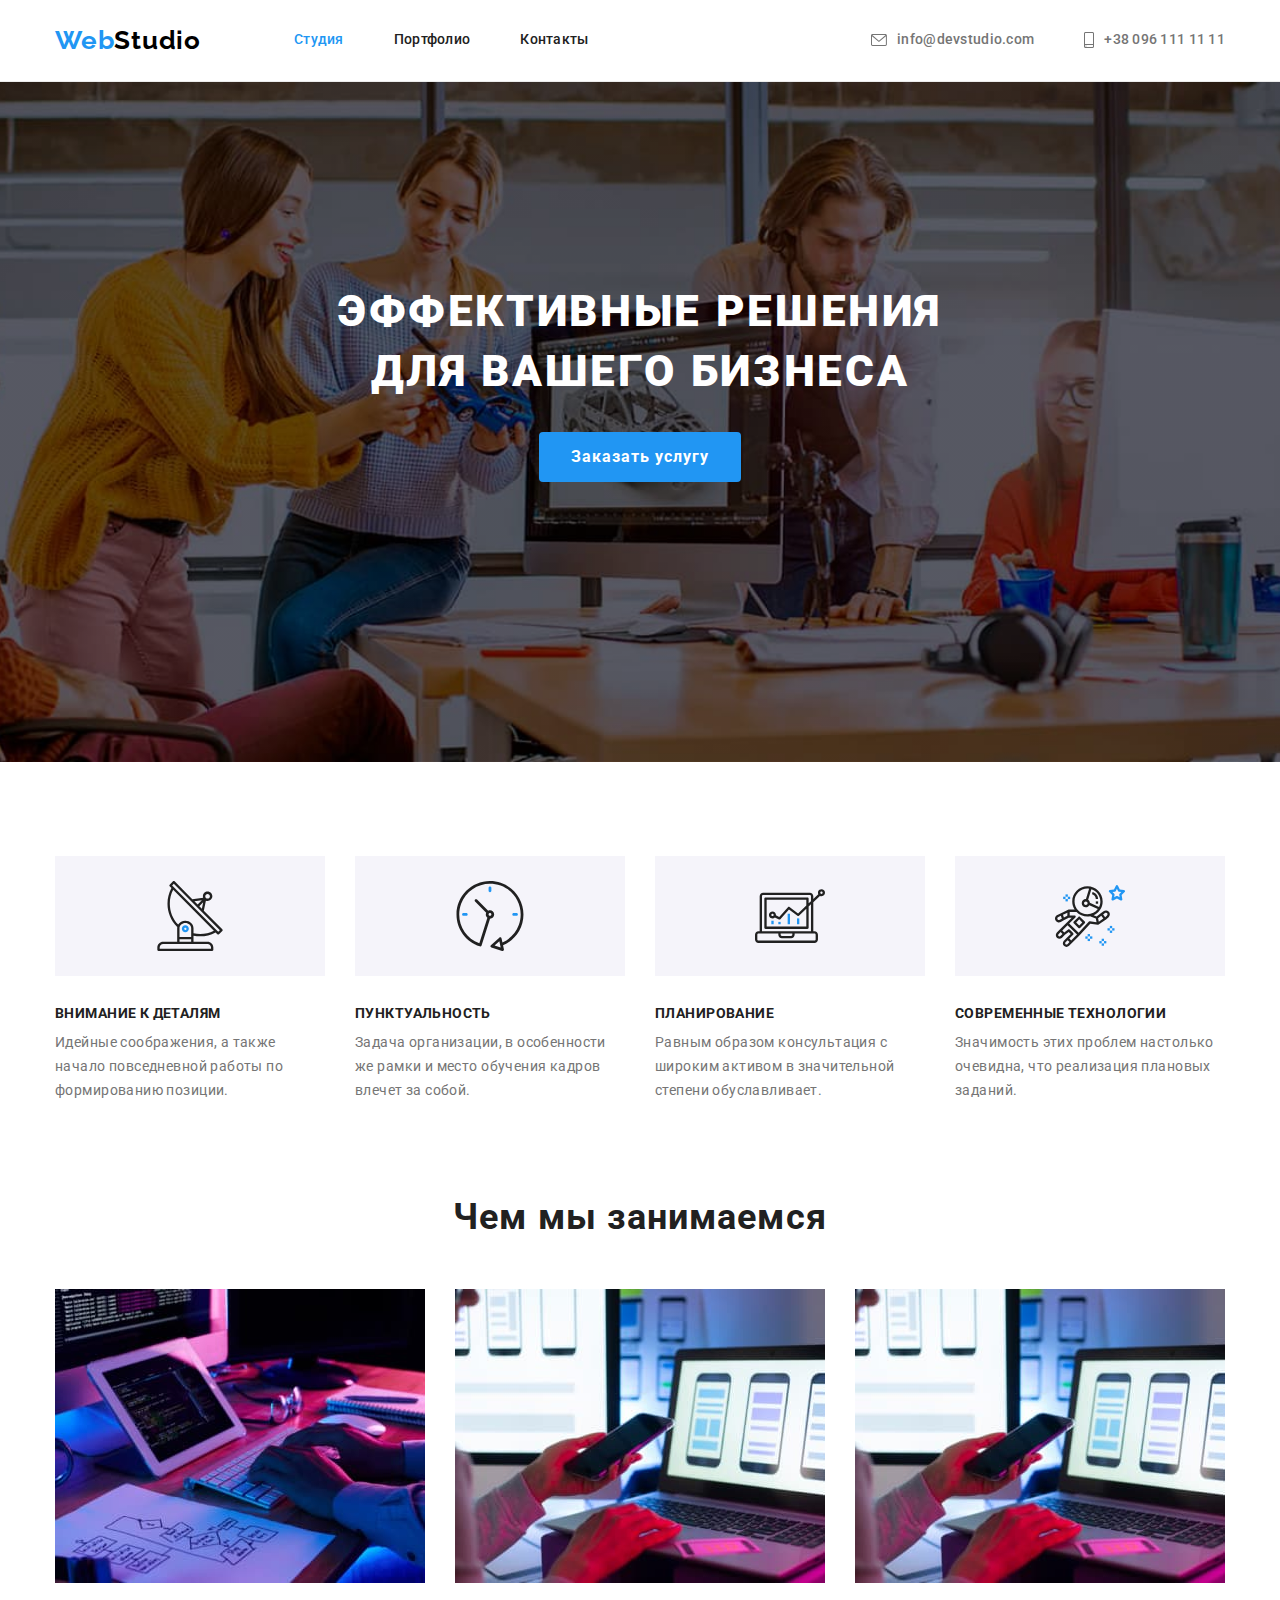
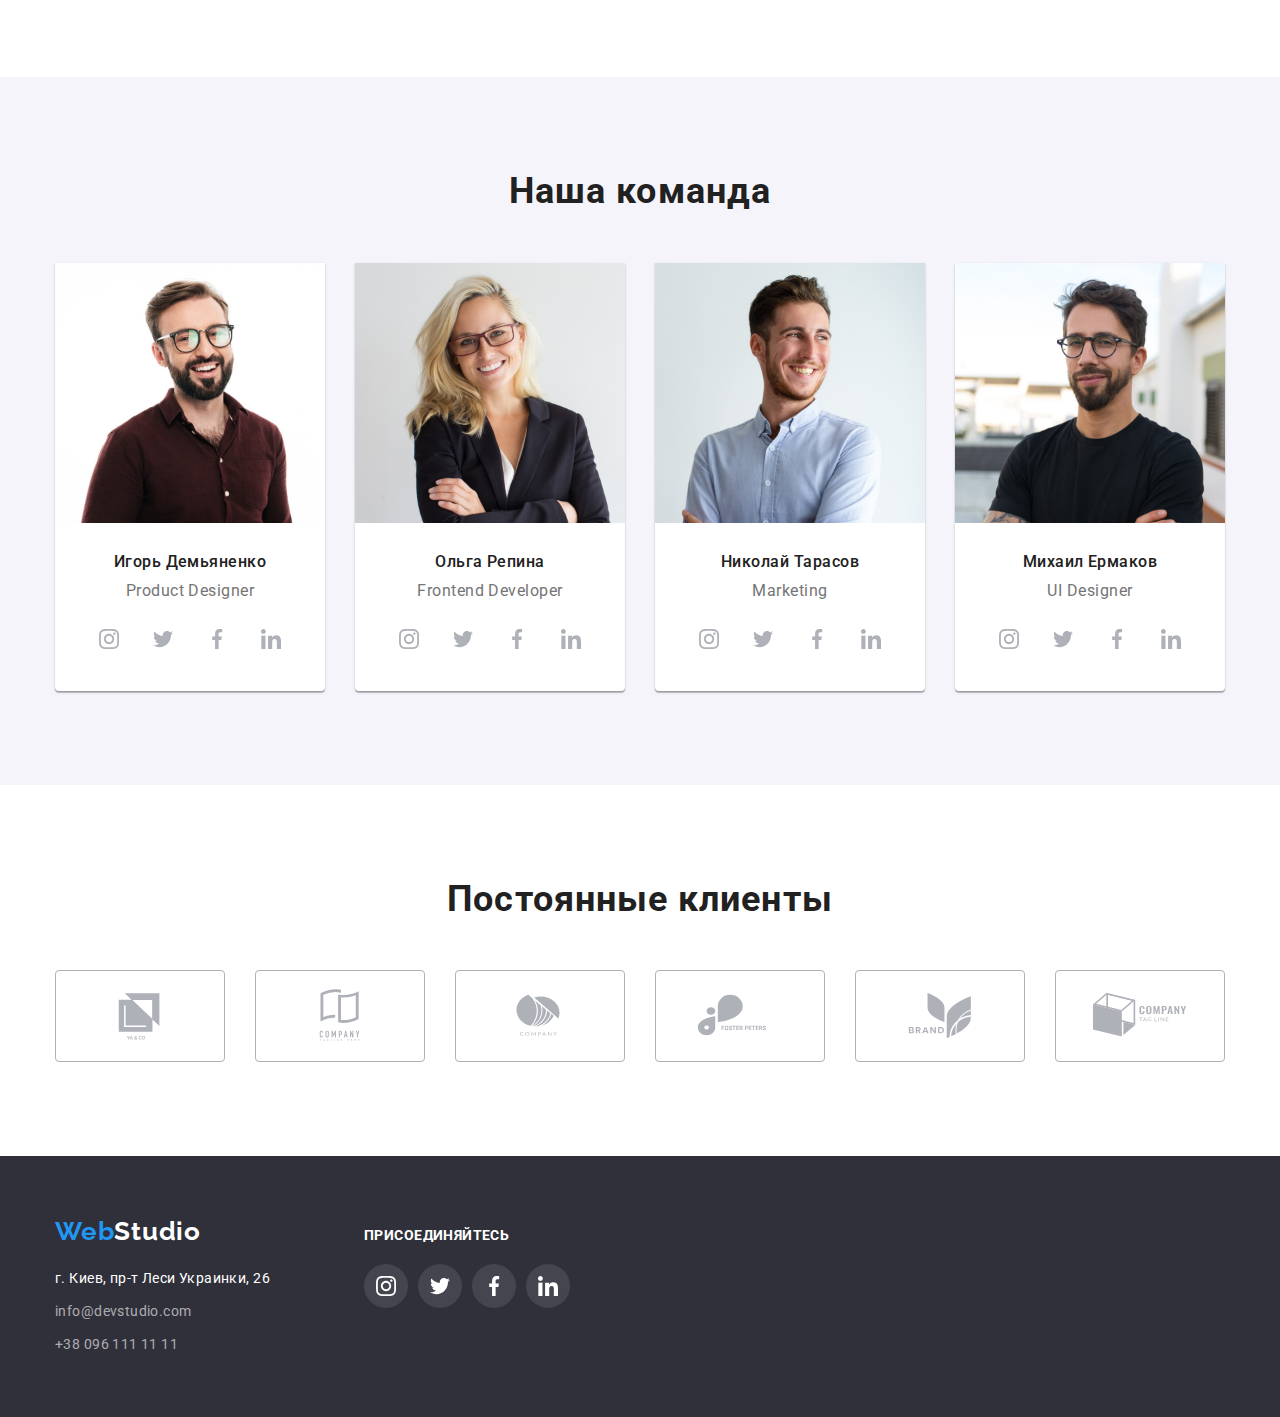
<file: index.html>
<!DOCTYPE html>
<html lang="ru">

<head>
    <meta charset="UTF-8">
    <meta http-equiv="X-UA-Compatible" content="IE=edge">
    <meta name="viewport" content="width=device-width, initial-scale=1.0">
    <link rel="preconnect" href="https://fonts.googleapis.com">
    <link rel="preconnect" href="https://fonts.gstatic.com" crossorigin>
    <link rel="stylesheet" href="./css/modern-normalize.css">
    <link
        href="https://fonts.googleapis.com/css2?family=Raleway:wght@700&family=Roboto:wght@400;500;700;900&display=swap"
        rel="stylesheet">
    <link rel="stylesheet" href="./css/styles.css" />
    <title>Студия</title>
</head>

<body>
    <!--Сосздаем шапку-->
    <header class="header">
        <div class="container header-container">
            <nav class="navigation">
                <a class="logo logo-nav" lang="en" href="./index.html"><span class="logo-color">Web</span>Studio </a>
                <ul class="menu-nav list">
                    <li class="header-nav-item"> <a class="link-menu-nav link active" href="./index.html">Студия</a>
                    </li>
                    <li class="header-nav-item"> <a class="link-menu-nav link" href="./portfolio.html">Портфолио</a>
                    </li>
                    <li class="header-nav-item"> <a class="link-menu-nav link" href="#contact">Контакты</a></li>
                </ul>
            </nav>
            <ul class="mail-tel-header list">
                <li class="header-item">
                    <svg class="icon-header" width="16" height="12">
                        <use href="./images/icons.svg#icon-envelope"></use>
                    </svg>
                    <a class="link-mth link" href="mailto:info@devstudio.com">info@devstudio.com</a>
                </li>
                <li class="header-item">
                    <svg class="icon-header" width="10" height="16">
                        <use href="./images/icons.svg#icon-smartphone"></use>
                    </svg>
                    <a class="link-mth link" href="tel:+380961111111">+38 096 111 11 11</a>
                </li>
            </ul>
        </div>
    </header>

    <!--Основная часть-->
    <main>
        <!--Герой-->
        <section class="hero">
            <div class="container">
                <h1 class="title-hero">Эффективные решения <br> для вашего бизнеса</h1>
                <button class="button-hero" type="button">Заказать услугу</button>
            </div>
        </section>

        <section class="section">
            <div class="container">
                <h2 hidden>О нас</h2>
                <ul class="about-list list">
                    <li class="about-item">
                        <div class="about-uns-icon">
                            <svg width="70" height="70">
                                <use href="./images/icons.svg#icon-antenna"></use>
                            </svg>
                        </div>
                        <h3 class="title-about-uns">Внимание к деталям</h3>
                        <p class="text-about-uns">Идейные соображения, а также начало повседневной работы по
                            формированию позиции.</p>
                    </li>
                    <li class="about-item">
                        <div class="about-uns-icon">
                            <svg width="70" height="70">
                                <use href="./images/icons.svg#icon-clock"></use>
                            </svg>
                        </div>
                        <h3 class="title-about-uns">Пунктуальность</h3>
                        <p class="text-about-uns">Задача организации, в особенности же рамки и место обучения кадров
                            влечет за собой.</p>
                    </li>
                    <li class="about-item">
                        <div class="about-uns-icon">
                            <svg width="70" height="70">
                                <use href="./images/icons.svg#icon-diagram"></use>
                            </svg>
                        </div>
                        <h3 class="title-about-uns">Планирование</h3>
                        <p class="text-about-uns">Равным образом консультация с широким активом в значительной степени
                            обуславливает.</p>
                    </li>
                    <li class="about-item">
                        <div class="about-uns-icon">
                            <svg width="70" height="70">
                                <use href="./images/icons.svg#icon-astronaut"></use>
                            </svg>
                        </div>
                        <h3 class="title-about-uns">Современные технологии</h3>
                        <p class="text-about-uns">Значимость этих проблем настолько очевидна, что реализация плановых
                            заданий.</p>
                    </li>
                </ul>
            </div>
        </section>

        <section class="services">
            <div class="container">
                <h2 class="title">Чем мы занимаемся</h2>
                <ul class="services-list list">
                    <li class="services-item"><img src="./images/box1.jpg" alt="написание кода" width="370"></li>
                    <li class="services-item"><img src="./images/box2.jpg" alt="адаптивная верстка" width="370"></li>
                    <li class="services-item"><img src="./images/box2.jpg" alt="вб дизайн" width="370"></li>
                </ul>
            </div>
        </section>

        <section class="section our-team">
            <div class="container">
                <h2 class="title">Наша команда</h2>
                <ul class="team-list list">
                    <li class="team-item">
                        <img src="./images/img1.jpg" alt="Игорь дизайнер" width="270">
                        <div class="thumb">
                            <h3 class="specialist-name">Игорь Демьяненко</h3>
                            <p class="specialist">Product Designer</p>
                            <ul class="icons-list-team list">
                                <li class="icons-item">
                                    <a href="#" class="icons-link">
                                        <svg class="icon-team-social" width="20" height="20">
                                            <use href="./images/icons.svg#icon-instagram"></use>
                                        </svg>
                                    </a>
                                </li>
                                <li class="icons-item">
                                    <a href="#" class="icons-link">
                                        <svg class="icon-team-social" width="20" height="20">
                                            <use href="./images/icons.svg#icon-twitter"></use>
                                        </svg>
                                    </a>
                                </li>
                                <li class="icons-item">
                                    <a href="#" class="icons-link">
                                        <svg class="icon-team-social" width="20" height="20">
                                            <use href="./images/icons.svg#icon-facebook"></use>
                                        </svg>
                                    </a>
                                </li>
                                <li class="icons-item">
                                    <a href="#" class="icons-link">
                                        <svg class="icon-team-social" width="20" height="20">
                                            <use href="./images/icons.svg#icon-linkedin"></use>
                                        </svg>
                                    </a>
                                </li>
                            </ul>
                        </div>
                    </li>
                    <li class="team-item">
                        <img src="./images/img2.jpg" alt="Ольга верстальщик" width="270">
                        <div class="thumb">
                            <h3 class="specialist-name">Ольга Репина</h3>
                            <p class="specialist">Frontend Developer</p>
                            <ul class="icons-list-team list">
                                <li class="icons-item">
                                    <a href="#" class="icons-link">
                                        <svg class="icon-team-social" width="20" height="20">
                                            <use href="./images/icons.svg#icon-instagram"></use>
                                        </svg>
                                    </a>
                                </li>
                                <li class="icons-item">
                                    <a href="#" class="icons-link">
                                        <svg class="icon-team-social" width="20" height="20">
                                            <use href="./images/icons.svg#icon-twitter"></use>
                                        </svg>
                                    </a>
                                </li>
                                <li class="icons-item">
                                    <a href="#" class="icons-link">
                                        <svg class="icon-team-social" width="20" height="20">
                                            <use href="./images/icons.svg#icon-facebook"></use>
                                        </svg>
                                    </a>
                                </li>
                                <li class="icons-item">
                                    <a href="#" class="icons-link">
                                        <svg class="icon-team-social" width="20" height="20">
                                            <use href="./images/icons.svg#icon-linkedin"></use>
                                        </svg>
                                    </a>
                                </li>
                            </ul>
                        </div>
                    </li>
                    <li class="team-item">
                        <img src="./images/img3.jpg" alt="Николай маркетинг" width="270">
                        <div class="thumb">
                            <h3 class="specialist-name">Николай Тарасов</h3>
                            <p class="specialist">Marketing</p>
                            <ul class="icons-list-team list">
                                <li class="icons-item">
                                    <a href="#" class="icons-link">
                                        <svg class="icon-team-social" width="20" height="20">
                                            <use href="./images/icons.svg#icon-instagram"></use>
                                        </svg>
                                    </a>
                                </li>
                                <li class="icons-item">
                                    <a href="#" class="icons-link">
                                        <svg class="icon-team-social" width="20" height="20">
                                            <use href="./images/icons.svg#icon-twitter"></use>
                                        </svg>
                                    </a>
                                </li>
                                <li class="icons-item">
                                    <a href="#" class="icons-link">
                                        <svg class="icon-team-social" width="20" height="20">
                                            <use href="./images/icons.svg#icon-facebook"></use>
                                        </svg>
                                    </a>
                                </li>
                                <li class="icons-item">
                                    <a href="#" class="icons-link">
                                        <svg class="icon-team-social" width="20" height="20">
                                            <use href="./images/icons.svg#icon-linkedin"></use>
                                        </svg>
                                    </a>
                                </li>
                            </ul>
                        </div>
                    </li>
                    <li class="team-item">
                        <img src="./images/img4.jpg" alt="Михаил дизайнер" width="270">
                        <div class="thumb">
                            <h3 class="specialist-name">Михаил Ермаков</h3>
                            <p class="specialist">UI Designer</p>
                            <ul class="icons-list-team list">
                                <li class="icons-item">
                                    <a href="#" class="icons-link">
                                        <svg class="icon-team-social" width="20" height="20">
                                            <use href="./images/icons.svg#icon-instagram"></use>
                                        </svg>
                                    </a>
                                </li>
                                <li class="icons-item">
                                    <a href="#" class="icons-link">
                                        <svg class="icon-team-social" width="20" height="20">
                                            <use href="./images/icons.svg#icon-twitter"></use>
                                        </svg>
                                    </a>
                                </li>
                                <li class="icons-item">
                                    <a href="#" class="icons-link">
                                        <svg class="icon-team-social" width="20" height="20">
                                            <use href="./images/icons.svg#icon-facebook"></use>
                                        </svg>
                                    </a>
                                </li>
                                <li class="icons-item">
                                    <a href="#" class="icons-link">
                                        <svg class="icon-team-social" width="20" height="20">
                                            <use href="./images/icons.svg#icon-linkedin"></use>
                                        </svg>
                                    </a>
                                </li>
                            </ul>
                        </div>
                    </li>

                </ul>
            </div>
        </section>
        <section class="section">
            <div class="container">
                <h2 class="title">Постоянные клиенты</h2>
                <ul class="client-list list">
                    <li class="client-item">
                        <svg class="icon-partner" width="106" height="60">
                            <use href="./images/icons.svg#icon-partner1"></use>
                        </svg>
                    </li>
                    <li class="client-item">
                        <svg class="icon-partner" width="106" height="60">
                            <use href="./images/icons.svg#icon-partner2"></use>
                        </svg>
                    </li>
                    <li class="client-item">
                        <svg class="icon-partner" width="106" height="60">
                            <use href="./images/icons.svg#icon-partner3"></use>
                        </svg>
                    </li>
                    <li class="client-item">
                        <svg class="icon-partner" width="106" height="60">
                            <use href="./images/icons.svg#icon-partner4"></use>
                        </svg>
                    </li>
                    <li class="client-item">
                        <svg class="icon-partner" width="106" height="60">
                            <use href="./images/icons.svg#icon-partner5"></use>
                        </svg>
                    </li>
                    <li class="client-item">
                        <svg class="icon-partner" width="106" height="60">
                            <use href="./images/icons.svg#icon-partner6"></use>
                        </svg>
                    </li>

                </ul>
            </div>
        </section>
    </main>

    <!--Подвал-->
    <footer class="footer">
        <div class="container footer-container">
            <div>
                <a class="logo logo-footer" lang="en" href="./index.html"><span class="logo-color">Web</span>Studio </a>
                <address class="adress" id="contact">
                    <ul class="footer-list list">
                        <li class="footer-item"><a class="link" href="https://goo.gl/maps/QvZ3WTDbZdHb9SWs6"
                                target="_blank">г. Киев, пр-т Леси Украинки, 26</a></li>
                        <li class="footer-item footer-mail-tel"><a class="link"
                                href="mailto:info@devstudio.com">info@devstudio.com</a></li>
                        <li class="footer-item footer-mail-tel"><a class="link" href="tel:+380961111111">+38 096 111 11
                                11</a></li>
                    </ul>
                </address>
            </div>
            <div class="footer-icons-container">
                <h2 class="title-footer">присоединяйтесь</h2>
                <ul class="icons-list list">
                    <li class="icons-item">
                        <a href="#" class="icons-link icons-link-social-bc">
                            <svg class="icon-social" width="20" height="20">
                                <use href="./images/icons.svg#icon-instagram"></use>
                            </svg>
                        </a>
                    </li>
                    <li class="icons-item">
                        <a href="#" class="icons-link icons-link-social-bc">
                            <svg class="icon-social" width="20" height="20">
                                <use href="./images/icons.svg#icon-twitter"></use>
                            </svg>
                        </a>
                    </li>
                    <li class="icons-item">
                        <a href="#" class="icons-link icons-link-social-bc">
                            <svg class="icon-social" width="20" height="20">
                                <use href="./images/icons.svg#icon-facebook"></use>
                            </svg>
                        </a>
                    </li>
                    <li class="icons-item">
                        <a href="#" class="icons-link icons-link-social-bc">
                            <svg class="icon-social" width="20" height="20">
                                <use href="./images/icons.svg#icon-linkedin"></use>
                            </svg>
                        </a>
                    </li>
                </ul>
            </div>
        </div>
    </footer>
</body>

</html>
</file>
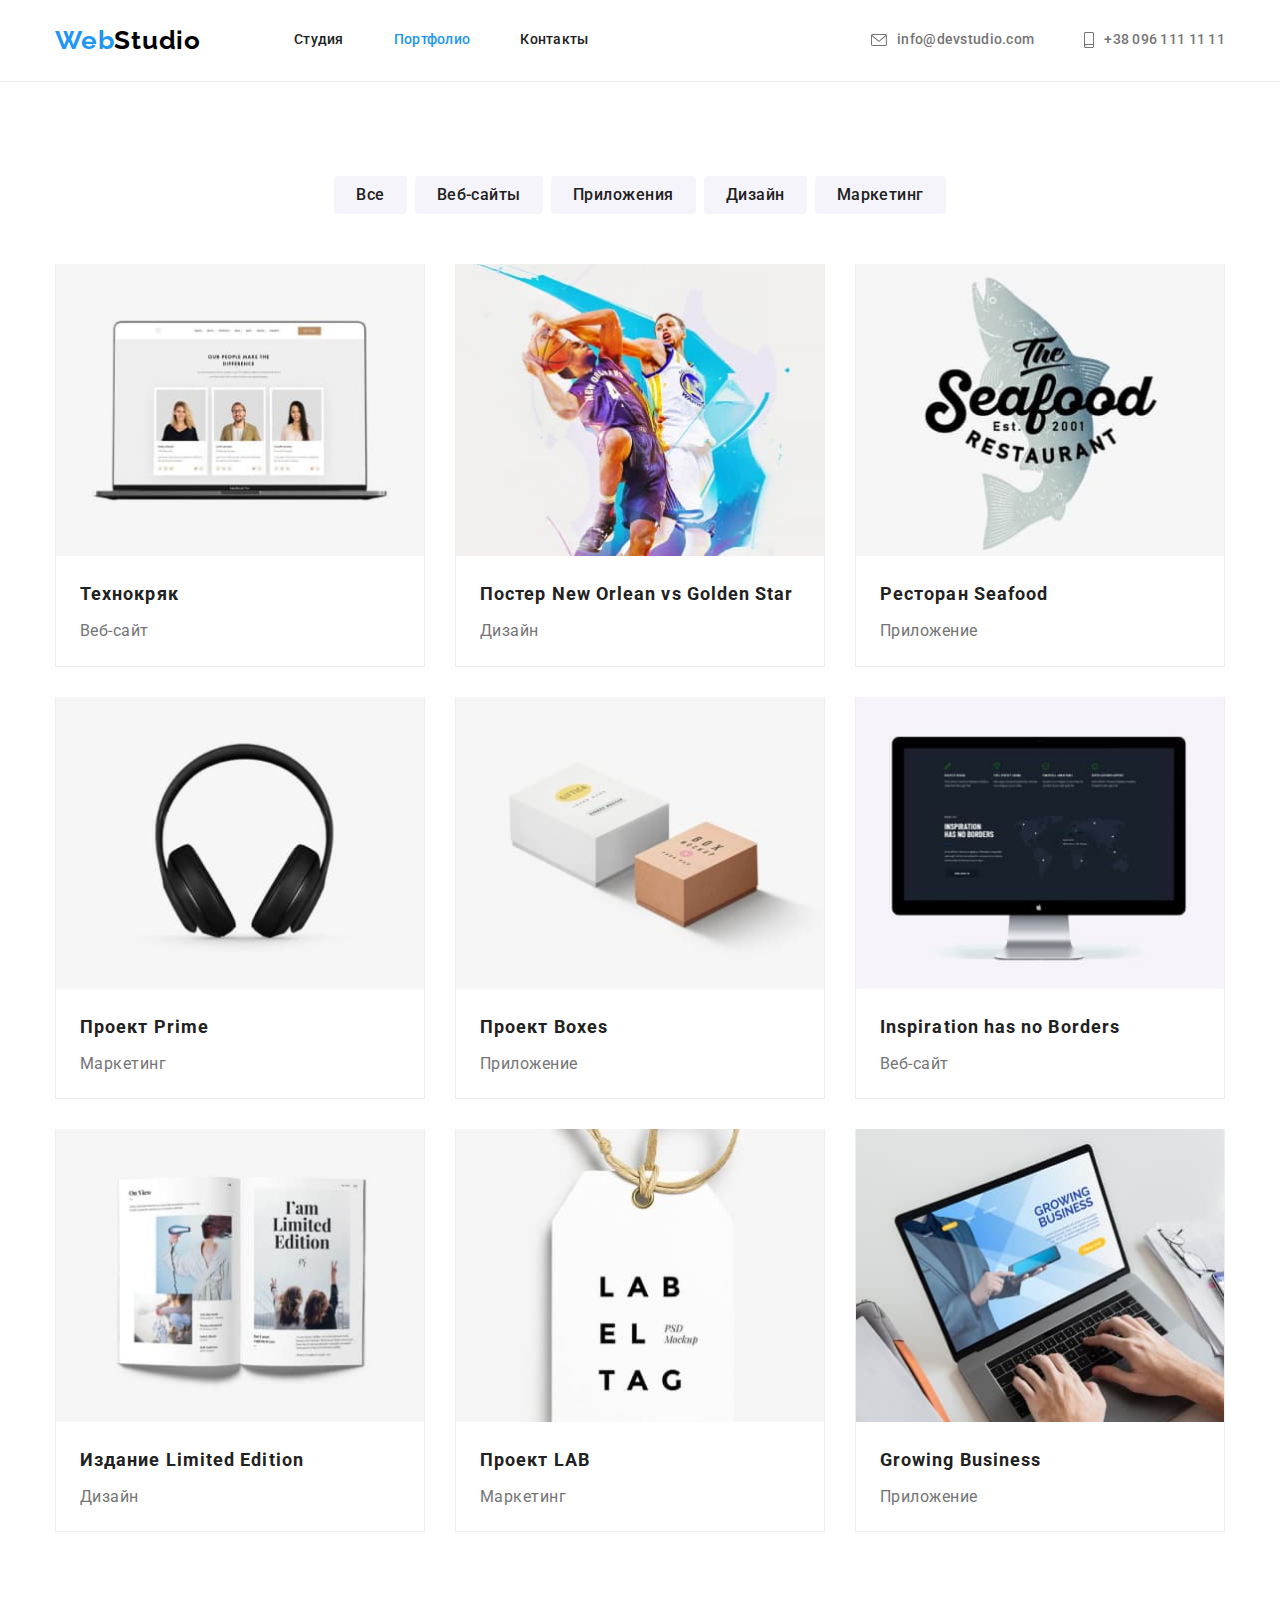
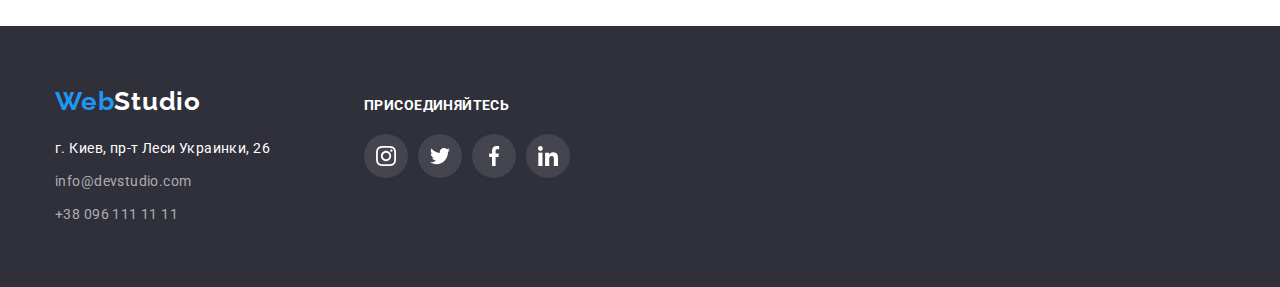
<file: portfolio.html>
<!DOCTYPE html>
<html lang="ru">

<head>
    <meta charset="UTF-8">
    <meta http-equiv="X-UA-Compatible" content="IE=edge">
    <meta name="viewport" content="width=device-width, initial-scale=1.0">
    <link rel="preconnect" href="https://fonts.googleapis.com">
    <link rel="preconnect" href="https://fonts.gstatic.com" crossorigin>
    <link rel="stylesheet" href="./css/modern-normalize.css">
    <link
        href="https://fonts.googleapis.com/css2?family=Raleway:wght@700&family=Roboto:wght@400;500;700;900&display=swap"
        rel="stylesheet">
    <link rel="stylesheet" href="./css/styles.css" />
    <title>Студия</title>
</head>

<body>
    <!--Сосздаем шапку-->
    <header class="header">
        <div class="container header-container">
            <nav class="navigation">
                <a class="logo logo-nav" lang="en" href="./index.html"><span class="logo-color">Web</span>Studio </a>
                <ul class="menu-nav list">
                    <li class="header-nav-item"> <a class="link-menu-nav link" href="./index.html">Студия</a></li>
                    <li class="header-nav-item"> <a class="link-menu-nav link active"
                            href="./portfolio.html">Портфолио</a></li>
                    <li class="header-nav-item"> <a class="link-menu-nav link" href="#contact">Контакты</a></li>
                </ul>
            </nav>
            <ul class="mail-tel-header list">
                <li class="header-item">
                    <svg class="icon-header" width="16" height="12">
                        <use href="./images/icons.svg#icon-envelope"></use>
                    </svg>
                    <a class="link-mth link" href="mailto:info@devstudio.com">info@devstudio.com</a>
                </li>
                <li class="header-item">
                    <svg class="icon-header" width="10" height="16">
                        <use href="./images/icons.svg#icon-smartphone"></use>
                    </svg>
                    <a class="link-mth link" href="tel:+380961111111">+38 096 111 11 11</a>
                </li>
            </ul>
        </div>
    </header>

    <!--Основная часть-->
    <main>
        <section class="portfolio">
            <div class="container">
                <ul class="btn-list list">
                    <li class="btn">
                        <button class="button" type="button">Все</button>
                    </li>
                    <li class="btn">
                        <button class="button" type="button">Веб-сайты</button>
                    </li>
                    <li class="btn">
                        <button class="button" type="button">Приложения</button>
                    </li>
                    <li class="btn">
                        <button class="button" type="button">Дизайн</button>
                    </li>
                    <li class="btn">
                        <button class="button" type="button">Маркетинг</button>
                    </li>
                </ul>
                <h1 hidden>Портфолио</h1>
                <ul class="portfolio-list list">
                    <li class="portfolio-list-item">
                        <a class="link" href="">
                            <img src="./images/img_1.jpg" alt="Игорь дизайнер" width="370">
                            <div class="thumb-portfolio">
                                <h2 class="title-portfolio-list">
                                    Технокряк
                                </h2>
                                <p class="description">
                                    Веб-сайт
                                </p>
                            </div>
                        </a>
                    </li>
                    <li class="portfolio-list-item">
                        <a class="link" href="">
                            <img src="./images/img_2.jpg" alt="Игорь дизайнер" width="370">
                            <div class="thumb-portfolio">
                                <h2 class="title-portfolio-list">
                                    Постер New Orlean vs Golden Star
                                </h2>
                                <p class="description">
                                    Дизайн
                                </p>
                            </div>
                        </a>
                    </li>
                    <li class="portfolio-list-item">
                        <a class="link" href="">
                            <img src="./images/img_3.jpg" alt="Игорь дизайнер" width="370">
                            <div class="thumb-portfolio">
                                <h2 class="title-portfolio-list">
                                    Ресторан Seafood
                                </h2>
                                <p class="description">
                                    Приложение
                                </p>
                            </div>
                        </a>
                    </li>
                    <li class="portfolio-list-item">
                        <a class="link" href="">
                            <img src="./images/img_4.jpg" alt="Игорь дизайнер" width="370">
                            <div class="thumb-portfolio">
                                <h2 class="title-portfolio-list">
                                    Проект Prime
                                </h2>
                                <p class="description">
                                    Маркетинг
                                </p>
                            </div>
                        </a>
                    </li>
                    <li class="portfolio-list-item">
                        <a class="link" href="">
                            <img src="./images/img_5.jpg" alt="Игорь дизайнер" width="370">
                            <div class="thumb-portfolio">
                                <h2 class="title-portfolio-list">
                                    Проект Boxes
                                </h2>
                                <p class="description">
                                    Приложение
                                </p>
                            </div>
                        </a>
                    </li>
                    <li class="portfolio-list-item">
                        <a class="link" href="">
                            <img src="./images/img_6.jpg" alt="Игорь дизайнер" width="370">
                            <div class="thumb-portfolio">
                                <h2 class="title-portfolio-list">
                                    Inspiration has no Borders
                                </h2>
                                <p class="description">
                                    Веб-сайт
                                </p>
                            </div>
                        </a>
                    </li>
                    <li class="portfolio-list-item">
                        <a class="link" href="">
                            <img src="./images/img_7.jpg" alt="Игорь дизайнер" width="370">
                            <div class="thumb-portfolio">
                                <h2 class="title-portfolio-list">
                                    Издание Limited Edition
                                </h2>
                                <p class="description">
                                    Дизайн
                                </p>
                            </div>
                        </a>
                    </li>
                    <li class="portfolio-list-item">
                        <a class="link" href="">
                            <img src="./images/img_8.jpg" alt="Игорь дизайнер" width="370">
                            <div class="thumb-portfolio">
                                <h2 class="title-portfolio-list">
                                    Проект LAB
                                </h2>
                                <p class="description">
                                    Маркетинг
                                </p>
                            </div>
                        </a>
                    </li>
                    <li class="portfolio-list-item">
                        <a class="link" href="">
                            <img src="./images/img_9.jpg" alt="Игорь дизайнер" width="370">
                            <div class="thumb-portfolio">
                                <h2 class="title-portfolio-list">
                                    Growing Business
                                </h2>
                                <p class="description">
                                    Приложение
                                </p>
                            </div>
                        </a>
                    </li>
                </ul>
            </div>
        </section>
    </main>

    <!--Подвал-->
    <footer class="footer">
        <div class="container footer-container">
            <div>
                <a class="logo logo-footer" lang="en" href="./index.html"><span class="logo-color">Web</span>Studio </a>
                <address class="adress">
                    <ul class="footer-list list" id="contact">
                        <li class="footer-item"><a class="link" href="https://goo.gl/maps/QvZ3WTDbZdHb9SWs6"
                                target="_blank">г. Киев, пр-т Леси Украинки, 26</a></li>
                        <li class="footer-item footer-mail-tel"><a class="link"
                                href="mailto:info@devstudio.com">info@devstudio.com</a></li>
                        <li class="footer-item footer-mail-tel"><a class="link" href="tel:+380961111111">+38 096 111 11
                                11</a></li>
                    </ul>
                </address>
            </div>
            <div class="footer-icons-container">
                <h2 class="title-footer">присоединяйтесь</h2>
                <ul class="icons-list list">
                    <li class="icons-item">
                        <a href="#" class="icons-link icons-link-social-bc">
                            <svg class="icon-social" width="20" height="20">
                                <use href="./images/icons.svg#icon-instagram"></use>
                            </svg>
                        </a>
                    </li>
                    <li class="icons-item">
                        <a href="#" class="icons-link icons-link-social-bc">
                            <svg class="icon-social" width="20" height="20">
                                <use href="./images/icons.svg#icon-twitter"></use>
                            </svg>
                        </a>
                    </li>
                    <li class="icons-item">
                        <a href="#" class="icons-link icons-link-social-bc">
                            <svg class="icon-social" width="20" height="20">
                                <use href="./images/icons.svg#icon-facebook"></use>
                            </svg>
                        </a>
                    </li>
                    <li class="icons-item">
                        <a href="#" class="icons-link icons-link-social-bc">
                            <svg class="icon-social" width="20" height="20">
                                <use href="./images/icons.svg#icon-linkedin"></use>
                            </svg>
                        </a>
                    </li>
                </ul>
            </div>
        </div>
    </footer>

</body>

</html>
</file>
<file: css/styles.css>
:root{
    --text-color: #757575;
    --background-color:#F5F4FA;
    --header-background-color:#FFFFFF;
    --header-border:#ECECEC;
    --portfolio-border:#EEEEEE;
    --hero-background-color:#2F303A;
    --footer-background-color:#2F303A;
    --title-text-color: #212121;
    --name-text-color: #212121;
    --logo-blue-color:#2196F3;
    --logo-black-color:#000000;
    --logo-white-color: #ffffff;
    --active-color:#2196F3;
    --background-button-color-blue: #2196F3;
    --background-button-color: #F5F4FA;
    --text-button-color: #ffffff;
    --text-footer-color: #ffffff;
    --text-footer-tel-mail-color: #ffffff9c;
    --icons-social-color: #AFB1B8;
    --icons-header-color: #757575;

    --main-font: Roboto, sans-serif;
    --logo-font: Raleway, sans-serif;
}

body{
    font-family: var(--main-font, 'Verdana', sans-serif);
  /*----------------------------------------*/
    color: var(--text-color, black);
}
h1,h2,h3,h4,h5,h6,p{
    margin: 0;
}
ul{
    margin: 0;
    padding: 0;
}
img{
    display: block;
    height: auto;
    max-width: 100%;
}
.container{
   padding-left: 15px;
   padding-right: 15px;
    width: 1200px;
    margin: 0 auto;
    
}
.link{
    color: inherit;
    text-decoration: none;
}   
.list{
    list-style: none;  
}
.logo{
    font-family: var(--logo-font, sans-serif);
    font-weight: 700;
    font-size: 26px;
    line-height: 1.19;
    letter-spacing: 0.03em;
    text-decoration: none;
    margin-right: 93px;
}
.logo-color{
    color: var(--logo-blue-color, blue);
}
.title{
    font-family: var(--main-font, sans-serif);
    font-style: normal;
    font-size: 36px;
    line-height: 1.16;
    letter-spacing: 0.03em;
    text-align: center;
    color:var(--title-text-color, black);
}
.icons-link{
    width: 100%;
    height: 100%;
    display: flex;
    justify-content: center;
    align-items: center;
    border-radius: 50%;
}
.icons-link:hover{
    background-color: var(--active-color, blue);
}
/*---------------HEADER------------------------------------------*/
.header{
    padding: 25px 0;
    border-bottom: var(--header-border) solid 1px;
}
.logo-nav{
    color: var(--logo-black-color, black);
}
.header-container{
    display: flex;
    align-items: center;
}
.navigation{
    display: flex;
    align-items: center;
}
.header-nav-item:not(:last-child){
    margin-right: 50px;
}

.menu-nav{
    font-family: var(--main-font, sans-serif); 
    font-weight: 500;
    font-size: 14px;
    line-height: 1.14;
    letter-spacing: 0.02em;
    display: flex;
    color: var(--title-text-color, black);
}
.link-menu-nav:hover,
.link-menu-nav:focus{
    color: var(--active-color, blue);
}
.mail-tel-header{
    font-family: var(--main-font, sans-serif);
    font-weight: 500;
    font-size: 14px;
    line-height: 1.14;
    letter-spacing: 0.02em;
    display: flex;
    align-items: center;
    margin-left: auto;
}
.header-item{
    display: flex;
    align-items: center;
    cursor: pointer;
}
.header-item:not(:first-child){
    margin-left: 50px;
}
.header-item:hover .icon-header,
.header-item:focus .icon-header{
    fill: var(--active-color, blue);
}
.icon-header{
    fill: var(--icons-header-color)
}

.link-mth{
    margin-left: 10px;
}
.header-item:hover,
.header-item:focus{
    color: var(--active-color, blue);
}
.active{
    color: var(--active-color, blue);
}

/*---------------HEADER------------------------------------------*/


/*---------------MAIN-INDEX-----------------------------------------*/
.hero{
    padding-top: 200px;
    padding-bottom: 280px;
    background-color: var(--hero-background-color);
    background-image: linear-gradient(0deg, rgba(0, 0, 0, 0.2), rgba(0, 0, 0, 0.2)), url(/images/logo.jpg);
    background-repeat: no-repeat;
    background-position: center;
    background-size: cover;
}

.title-hero{
    font-family: var(--main-font, sans-serif);
    font-style: normal;
    font-weight: 900;
    font-size: 44px;
    line-height: 1.36;
    letter-spacing: 0.06em;
    text-transform: uppercase;
    color: var(--logo-white-color, white);
    text-align: center;
}
.button-hero{
    font-family: var(--main-font, sans-serif);
    font-style: normal;
    font-weight:700;
    font-size: 16px;
    line-height:1.87;
    letter-spacing: 0.06em;
    background-color: var(--background-button-color-blue, blue);
    color: var(--text-button-color, white);
    border-radius: 4px;
    cursor:pointer;
    display: block; 
    margin: 30px auto 0;
    border: none;
    padding: 10px 32px;
   
}
.section{
    padding: 94px 0;
}
.title-about-uns{
    font-family: var(--main-font, sans-serif);
    font-style: normal;
    font-size: 14px;
    line-height: 1.14;
    letter-spacing: 0.03em;
    text-transform: uppercase;
    color:var(--title-text-color, black);
}
.text-about-uns{
    font-family:var(--main-font,sans-serif);
    font-size: 14px;
    line-height: 1.71;
    letter-spacing: 0.03em;
    margin-top: 10px;
}
.about-list{
    display: flex;
}
.about-item:not(:last-child){
    margin-right: 30px;
}
.about-uns-icon{
    width: 270px;;
    height: 120px;
    background-color: var(--background-color);
    margin-bottom: 30px;
    display: flex;
    justify-content: center;
    align-items: center;

}
.services{
    padding-bottom: 94px;
}

.services-list{
    display: flex;
    margin-top: 50px;
}
.services-item:not(:last-child){
    margin-right: 30px;
}

.our-team{
    background:var(--background-color, grey);
}

.team-list{
    display: flex;
    margin-top: 50px;
    text-align: center;      
}
.team-item{
    background-color: var(--logo-white-color,white);
    border-radius: 0px 0px 4px 4px;
    box-shadow: 0px 1px 3px rgba(0, 0, 0, 0.12), 0px 1px 1px rgba(0, 0, 0, 0.14), 0px 2px 1px rgba(0, 0, 0, 0.2);
}
.team-item:not(:last-child){
    margin-right: 30px;
}
.thumb{
    padding: 30px 0;
}
.specialist-name{
    font-family: var(--main-font, sans-serif);
    font-style: normal;
    font-weight: 500;
    font-size: 16px;
    line-height: 1.18;
    letter-spacing: 0.03em;
    color:var(--name-text-color, black);
}
.specialist{
    font-family:  var(--main-font, sans-serif);
    font-size: 16px;
    line-height: 1.18;
    letter-spacing: 0.03em;
    margin-top: 10px;
    margin-bottom: 16px;
}
.icons-list-team{
    display: flex;
    justify-content: center;
}
.icon-team-social{
    fill: var(--icons-social-color);
}
.icons-item:hover .icon-team-social,
.icons-item:focus .icon-team-social{
    fill: var(--logo-white-color, white);
}
.client-list{
    display: flex;
    margin-top: 50px;
}
.client-item{
    width: 170px;
    height: 92px;
    border: 1px solid #AFB1B8;
    border-radius: 4px;
    display: flex;
    justify-content: center;
    align-items: center;
    cursor: pointer;
}
.client-item + .client-item{
    margin-left: 30px;
}
.icon-partner{
    fill: var(--icons-social-color);
}
.client-item:hover .icon-partner,
.client-item:focus .icon-partner,
.client-item:hover,
.client-item:focus{
    fill: var(--active-color, blue);
    border-color: var(--active-color, blue);
}

/*---------------MAIN-INDEX--------------------------------------*/


/*---------------MAIN-PORTFOLIO----------------------------------*/
.portfolio{
    padding: 94px 0;
}
.btn-list{
    display: flex;
    margin-bottom: 50px;
    justify-content: center;
    
}
.btn:focus,
.button:hover{
    box-shadow: 0px 3px 1px rgba(0, 0, 0, 0.1), 0px 1px 2px rgba(0, 0, 0, 0.08), 0px 2px 2px rgba(0, 0, 0, 0.12);
}
.button{
    font-family:var(--main-font,sans-serif);
    font-style:normal;
    font-weight:500;
    font-size:16px;
    line-height:1.62;
    letter-spacing:0.03em;
    color:var(--title-text-color,black);
    background-color:var(--background-button-color, grey);
    border: none;
    border-radius: 4px;
    cursor:pointer;
    padding: 6px 22px;
}
.btn:not(:last-child){
    margin-right: 8px;
}
.button:hover,
.button:focus{
    background-color:var(--active-color, blue);
    color:var(--text-button-color,white);
   
}
.portfolio-list{
    display: flex;
    flex-wrap: wrap;
    margin-left: -30px;
    margin-top: -30px;
}
.portfolio-list-item{
    border-right:var(--portfolio-border) 1px solid ;
    border-left:var(--portfolio-border) 1px solid ;
    border-bottom:var(--portfolio-border) 1px solid ;
    flex-basis: calc(100% / 3 - 30px);
    margin-left: 30px;
    margin-top: 30px;
}
.portfolio-list-item:hover,
.portfolio-list-item:focus{
    box-shadow: 0px 1px 1px rgba(0, 0, 0, 0.12), 0px 4px 4px rgba(0, 0, 0, 0.06), 1px 4px 6px rgba(0, 0, 0, 0.16);
}
.thumb-portfolio{
    padding: 20px 24px;
}
.title-portfolio-list{
    font-family:var(--main-font,sans-serif);
    font-style: normal;
    font-size: 18px;
    line-height: 2;
    letter-spacing: 0.06em;
    color: var(--title-text-color, black);
}
.description{
    font-family:var(--main-font,sans-serif);
    font-size: 16px;
    line-height: 1.83;
    letter-spacing: 0.03em;
    margin-top: 4px;
}

/*---------------MAIN-PORTFOLIO----------------------------------*/
 

/*---------------FOOTER------------------------------------------*/
.footer{
    padding: 60px 0;
    background-color: var(--footer-background-color);
}
.footer-container{
    display: flex;
    align-items: baseline;
}
.footer-icons-container{
    margin-left: 70px;
}

.logo-footer{
    color: var(--logo-white-color, white);
}
.adress{
    font-family:  var(--main-font, sans-serif);
    font-style: normal;
    font-weight: 400;
    font-size: 14px;
    line-height: 1.71;
    letter-spacing: 0.03em;
    color:var(--text-footer-color, white);
margin-top: 20px;
}
.footer-item:not(:first-child){
    margin-top: 9px;
}
.footer-mail-tel{
    color: var(--text-footer-tel-mail-color);
}
.title-footer{
font-family: var(--main-font, sans-serif);
    font-style: normal;
    font-size: 14px;
    line-height: 1.14;
    letter-spacing: 0.03em;
    text-transform: uppercase;
    color:var(--logo-white-color, black);
    margin-bottom: 20px;
}
.icons-list{
    display: flex;
}
.icons-item{
    width: 44px;
    height: 44px;
}
.icons-item:hover .icon-social,
.icons-item:focus .icon-social{
    fill: var(--logo-white-color, white);
}
.icons-item + .icons-item{
    margin-left: 10px;
}
.icons-link-social-bc{
       background-color: rgba(255, 255, 255, 0.1);
}
.icon-social{
    fill: var(--logo-white-color, white);
}
</file>
